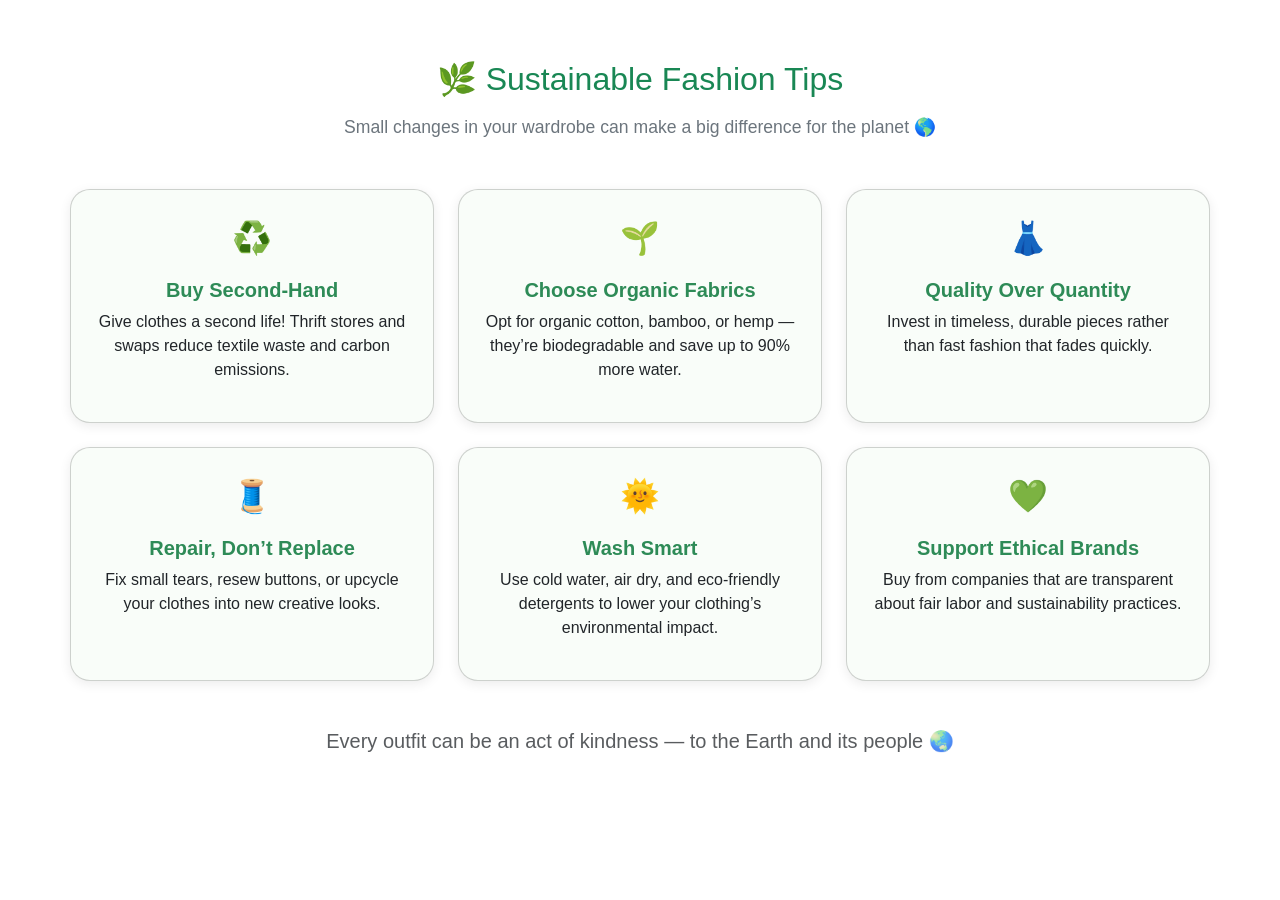
<file: website/templates/tips.html>
<!DOCTYPE html>
<html lang="en">
<head>
<meta charset="UTF-8">
<title>Eco Fashion Tips - Green Fashion</title>
<link href="https://cdn.jsdelivr.net/npm/bootstrap@5.3.0/dist/css/bootstrap.min.css" rel="stylesheet">
<style>
  body {
    background-color: #ffffff;
    font-family: 'Poppins', sans-serif;
    color: #333;
  }
  .tips-section {
    padding: 60px 0;
  }
  .tip-card {
    border-radius: 20px;
    box-shadow: 0 3px 12px rgba(0,0,0,0.08);
    background-color: #f9fdf9;
    transition: all 0.3s ease;
    height: 100%;
  }
  .tip-card:hover {
    transform: translateY(-8px);
    box-shadow: 0 6px 18px rgba(0,0,0,0.1);
  }
  .tip-icon {
    font-size: 2rem;
    color: #2e8b57;
  }
  .tip-title {
    color: #2e8b57;
    font-weight: 600;
  }
  .subheading {
    color: #6c757d;
    font-size: 1.1rem;
  }
</style>
</head>
<body>
<div class="container tips-section">
  <h2 class="text-center mb-3 text-success">🌿 Sustainable Fashion Tips</h2>
  <p class="text-center subheading mb-5">
    Small changes in your wardrobe can make a big difference for the planet 🌎
  </p>
  <div class="row g-4">

    <div class="col-md-4">
      <div class="card tip-card p-4 text-center">
        <div class="tip-icon mb-3">♻️</div>
        <h5 class="tip-title">Buy Second-Hand</h5>
        <p>Give clothes a second life! Thrift stores and swaps reduce textile waste and carbon emissions.</p>
      </div>
    </div>

    <div class="col-md-4">
      <div class="card tip-card p-4 text-center">
        <div class="tip-icon mb-3">🌱</div>
        <h5 class="tip-title">Choose Organic Fabrics</h5>
        <p>Opt for organic cotton, bamboo, or hemp — they’re biodegradable and save up to 90% more water.</p>
      </div>
    </div>

    <div class="col-md-4">
      <div class="card tip-card p-4 text-center">
        <div class="tip-icon mb-3">👗</div>
        <h5 class="tip-title">Quality Over Quantity</h5>
        <p>Invest in timeless, durable pieces rather than fast fashion that fades quickly.</p>
      </div>
    </div>

    <div class="col-md-4">
      <div class="card tip-card p-4 text-center">
        <div class="tip-icon mb-3">🧵</div>
        <h5 class="tip-title">Repair, Don’t Replace</h5>
        <p>Fix small tears, resew buttons, or upcycle your clothes into new creative looks.</p>
      </div>
    </div>

    <div class="col-md-4">
      <div class="card tip-card p-4 text-center">
        <div class="tip-icon mb-3">🌞</div>
        <h5 class="tip-title">Wash Smart</h5>
        <p>Use cold water, air dry, and eco-friendly detergents to lower your clothing’s environmental impact.</p>
      </div>
    </div>

    <div class="col-md-4">
      <div class="card tip-card p-4 text-center">
        <div class="tip-icon mb-3">💚</div>
        <h5 class="tip-title">Support Ethical Brands</h5>
        <p>Buy from companies that are transparent about fair labor and sustainability practices.</p>
      </div>
    </div>

  </div>

  <div class="text-center mt-5">
    <h5 class="text-muted">Every outfit can be an act of kindness — to the Earth and its people 🌏</h5>
  </div>
</div>
</body>
</html>
</file>
